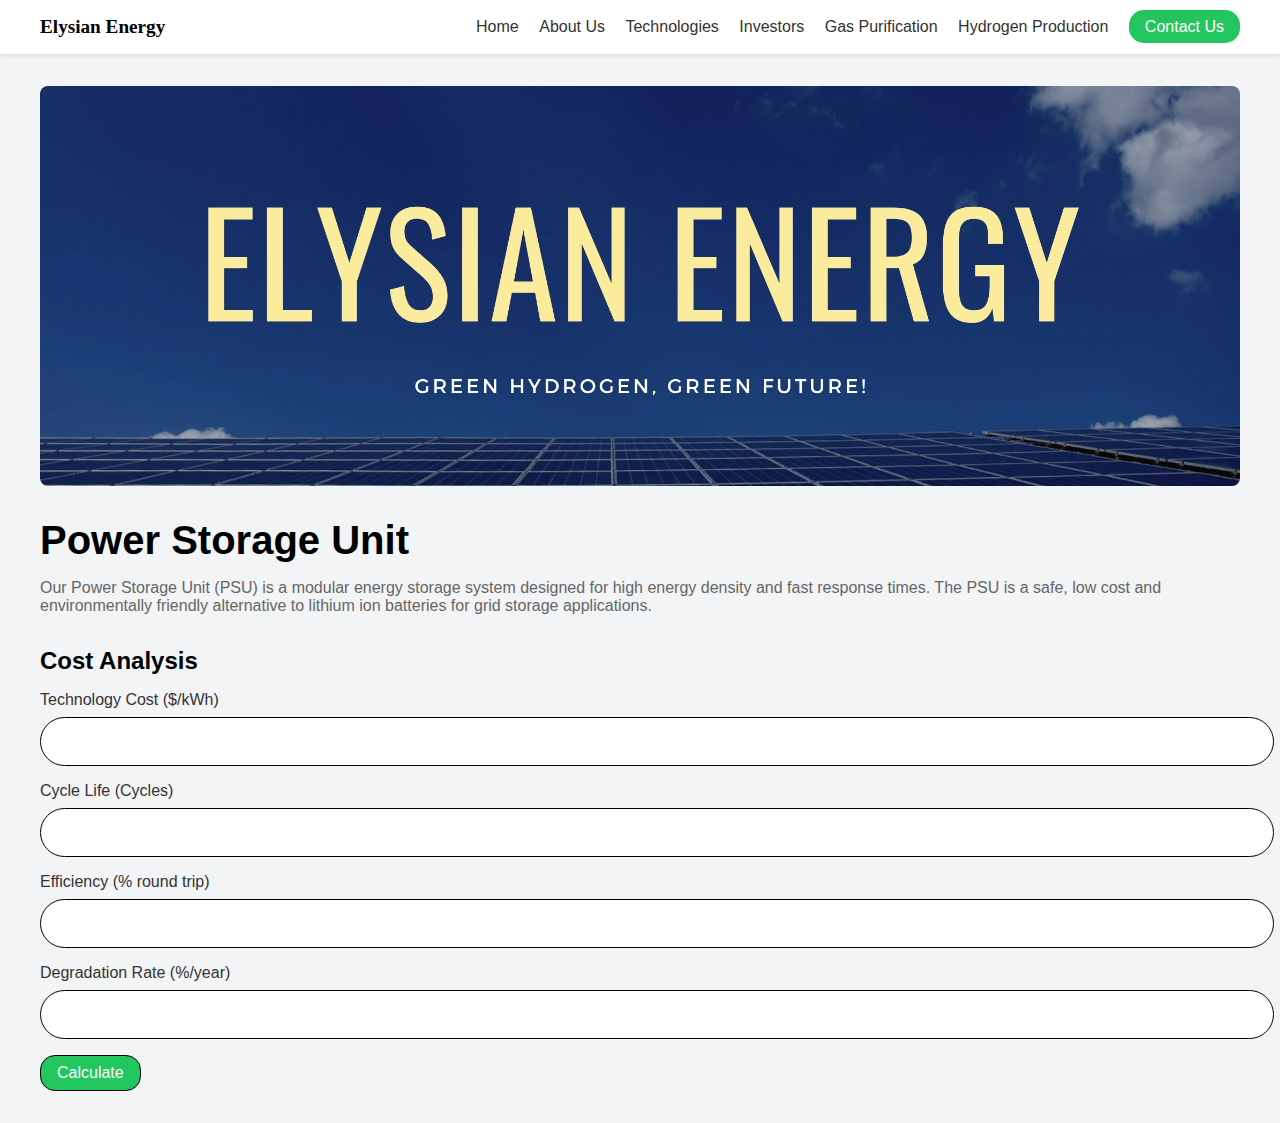
<file: index.html>
<!-- index.html -->
<!DOCTYPE html>
<html lang="en">
<head>
    <meta charset="UTF-8">
    <meta name="viewport" content="width=device-width, initial-scale=1.0">
    <title>Elysian Energy</title>
    <link rel="stylesheet" href="styles.css">
</head>
<body>
    <header>
        <nav>
            <div class="logo">Elysian Energy</div>
            <div class="nav-links">
                <a href="#">Home</a>
                <a href="#">About Us</a>
                <a href="#">Technologies</a>
                <a href="#">Investors</a>
                <a href="GPU.html">Gas Purification</a>
                <a href="HPU.html">Hydrogen Production</a>
                <!-- <a href="#">Careers</a> -->
                <a href="#" class="contact-btn">Contact Us</a>
            </div>
        </nav>
    </header>

    <main>
        <div class="hero-image"></div>

        <h1>Power Storage Unit</h1>
        <p class="description">Our Power Storage Unit (PSU) is a modular energy storage system designed for high energy density and fast response times. The PSU is a safe, low cost and environmentally friendly alternative to lithium ion batteries for grid storage applications.</p>

        <h2>Cost Analysis</h2>
        <form id="costAnalysisForm">
            <div class="form-group">
                <label for="technologyCost">Technology Cost ($/kWh)</label>
                <input type="number" id="technologyCost" name="technologyCost">
            </div>
            <div class="form-group">
                <label for="cycleLife">Cycle Life (Cycles)</label>
                <input type="number" id="cycleLife" name="cycleLife">
            </div>
            <div class="form-group">
                <label for="efficiency">Efficiency (% round trip)</label>
                <input type="number" id="efficiency" name="efficiency">
            </div>
            <div class="form-group">
                <label for="degradationRate">Degradation Rate (%/year)</label>
                <input type="number" id="degradationRate" name="degradationRate">
            </div>
            <button type="submit" class="calculate-btn">Calculate</button>
        </form>
    </main>

    <script src="script.js"></script>
</body>
</html>
</file>
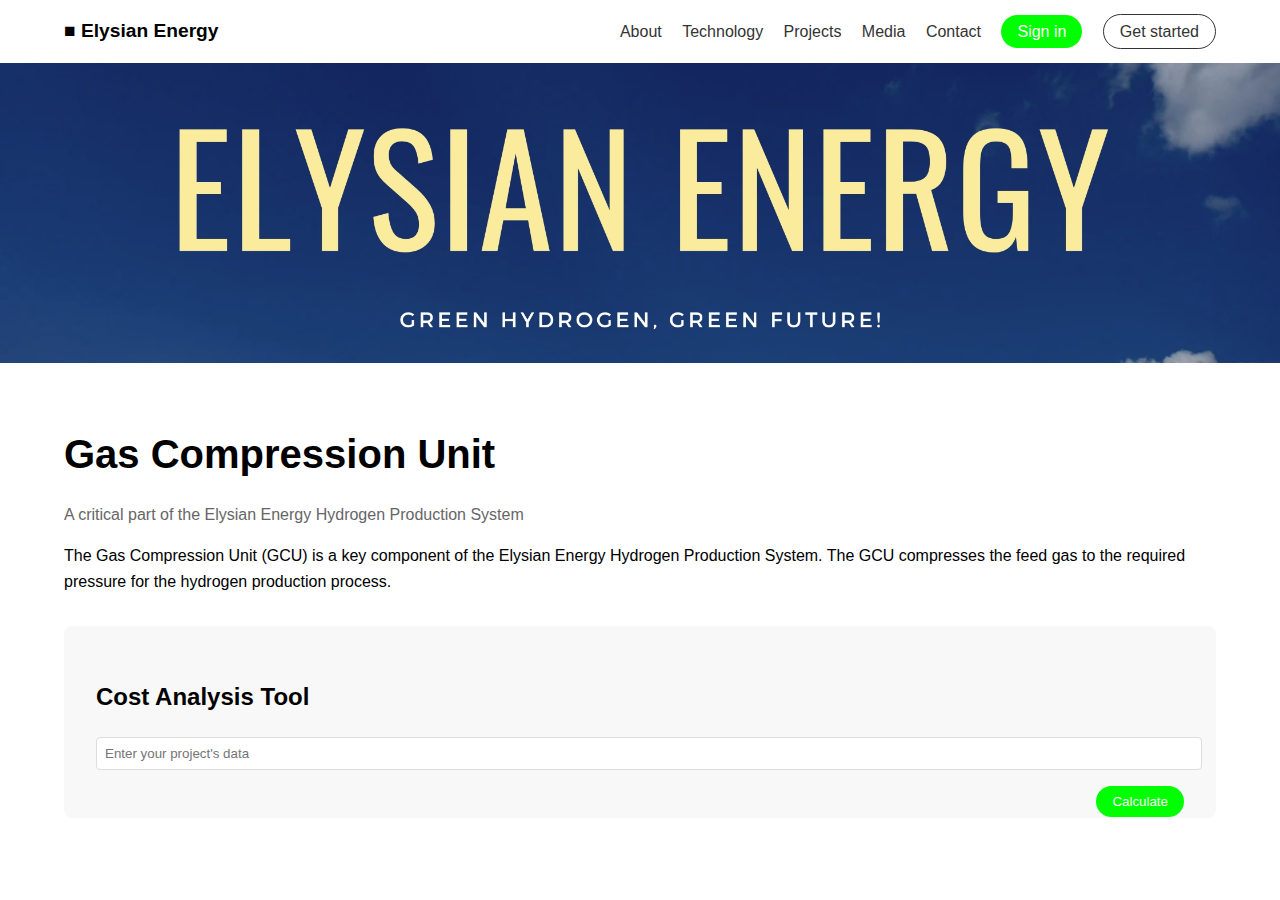
<file: gcu.html>
<!DOCTYPE html>
<html lang="en">
<head>
    <meta charset="UTF-8">
    <meta name="viewport" content="width=device-width, initial-scale=1.0">
    <title>Elysian Energy - Gas Compression Unit</title>
    <link rel="stylesheet" href="gcu-styles.css">
</head>
<body>
    <header>
        <div class="logo">■ Elysian Energy</div>
        <nav>
            <a href="#">About</a>
            <a href="#">Technology</a>
            <a href="#">Projects</a>
            <a href="#">Media</a>
            <a href="#">Contact</a>
            <a href="#" class="btn btn-primary">Sign in</a>
            <a href="#" class="btn btn-secondary">Get started</a>
        </nav>
    </header>
    
    <div class="hero-image"></div>
    
    <main>
        <h1>Gas Compression Unit</h1>
        <p class="subtitle">A critical part of the Elysian Energy Hydrogen Production System</p>
        
        <p class="description">
            The Gas Compression Unit (GCU) is a key component of the Elysian Energy Hydrogen Production System. The GCU
            compresses the feed gas to the required pressure for the hydrogen production process.
        </p>
        
        <div class="cost-analysis">
            <h2>Cost Analysis Tool</h2>
            <input type="text" id="projectData" placeholder="Enter your project's data">
            <button id="calculateBtn" class="calculate-btn">Calculate</button>
        </div>
    </main>

    <script src="gcu-script.js"></script>
</body>
</html>
</file>
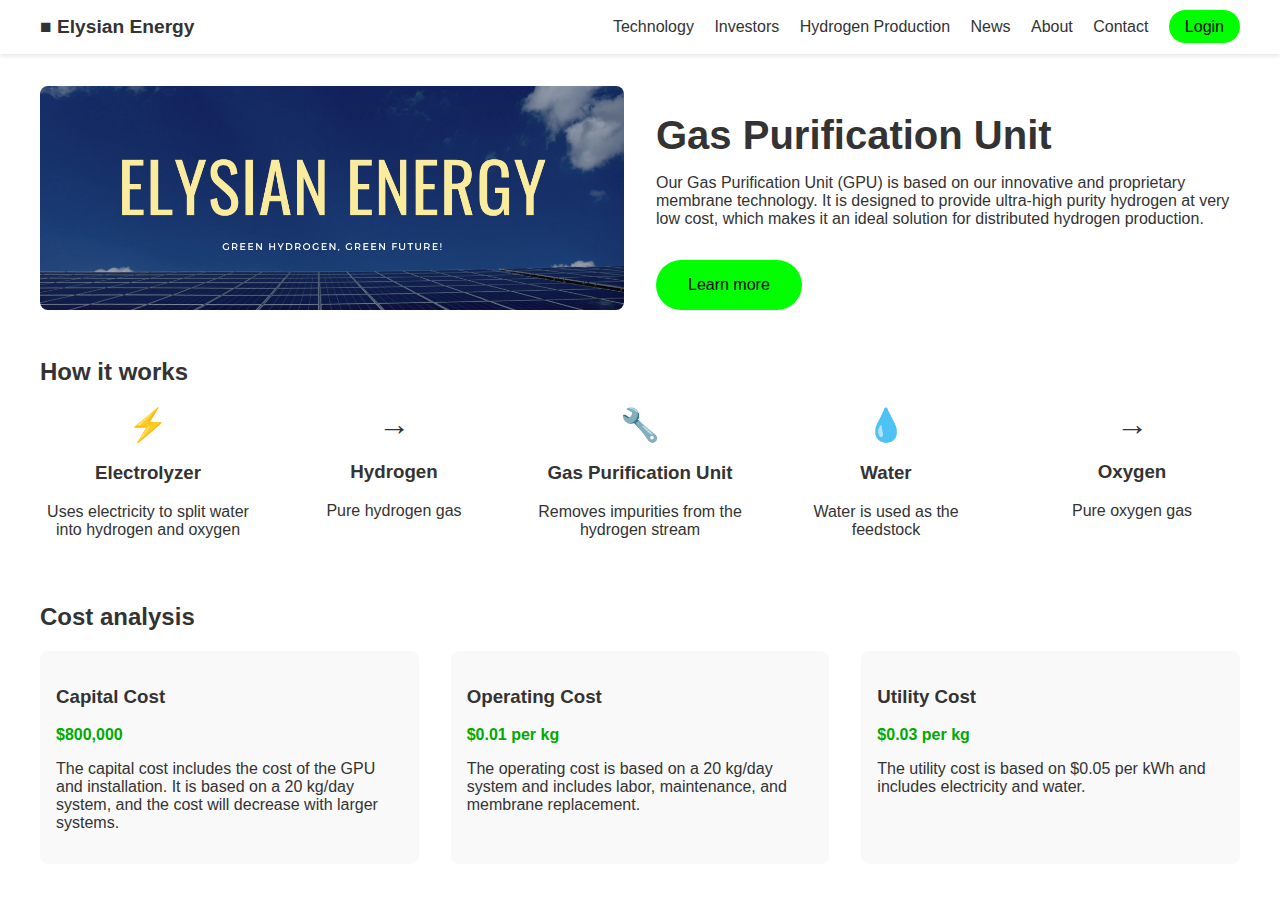
<file: GPU.html>
<!-- index.html -->
<!DOCTYPE html>
<html lang="en">
<head>
    <meta charset="UTF-8">
    <meta name="viewport" content="width=device-width, initial-scale=1.0">
    <title>Elysian Energy - Gas Purification Unit</title>
    <link rel="stylesheet" href="GPU-styles.css">
</head>
<body>
    <header>
        <nav>
            <div class="logo">■ Elysian Energy</div>
            <div class="nav-links">
                <a href="#">Technology</a>
                <a href="#">Investors</a>
                <a href="HPU.html">Hydrogen Production</a>
                <a href="#">News</a>
                <a href="#">About</a>
                <a href="#">Contact</a>
                <a href="#" class="login-btn">Login</a>
            </div>
        </nav>
    </header>

    <main>
        <section class="hero">
            <div class="hero-image"></div>
            <div class="hero-content">
                <h1>Gas Purification Unit</h1>
                <p>Our Gas Purification Unit (GPU) is based on our innovative and proprietary membrane technology. It is designed to provide ultra-high purity hydrogen at very low cost, which makes it an ideal solution for distributed hydrogen production.</p>
                <button class="cta-button">Learn more</button>
            </div>
        </section>

        <section class="how-it-works">
            <h2>How it works</h2>
            <div class="process-steps">
                <div class="step">
                    <span class="icon">⚡</span>
                    <h3>Electrolyzer</h3>
                    <p>Uses electricity to split water into hydrogen and oxygen</p>
                </div>
                <div class="step">
                    <span class="icon">→</span>
                    <h3>Hydrogen</h3>
                    <p>Pure hydrogen gas</p>
                </div>
                <div class="step">
                    <span class="icon">🔧</span>
                    <h3>Gas Purification Unit</h3>
                    <p>Removes impurities from the hydrogen stream</p>
                </div>
                <div class="step">
                    <span class="icon">💧</span>
                    <h3>Water</h3>
                    <p>Water is used as the feedstock</p>
                </div>
                <div class="step">
                    <span class="icon">→</span>
                    <h3>Oxygen</h3>
                    <p>Pure oxygen gas</p>
                </div>
            </div>
        </section>

        <section class="cost-analysis">
            <h2>Cost analysis</h2>
            <div class="cost-cards">
                <div class="cost-card">
                    <!-- <img src="/api/placeholder/400/300" alt="Capital Cost Chart"> -->
                    <h3>Capital Cost</h3>
                    <p class="cost">$800,000</p>
                    <p class="description">The capital cost includes the cost of the GPU and installation. It is based on a 20 kg/day system, and the cost will decrease with larger systems.</p>
                </div>
                <div class="cost-card">
                    <!-- <img src="/api/placeholder/400/300" alt="Operating Cost Chart"> -->
                    <h3>Operating Cost</h3>
                    <p class="cost">$0.01 per kg</p>
                    <p class="description">The operating cost is based on a 20 kg/day system and includes labor, maintenance, and membrane replacement.</p>
                </div>
                <div class="cost-card">
                    <!-- <img src="/api/placeholder/400/300" alt="Utility Cost Chart"> -->
                    <h3>Utility Cost</h3>
                    <p class="cost">$0.03 per kg</p>
                    <p class="description">The utility cost is based on $0.05 per kWh and includes electricity and water.</p>
                </div>
            </div>
        </section>
    </main>

    <script src="GPU-script.js"></script>
</body>
</html>
</file>
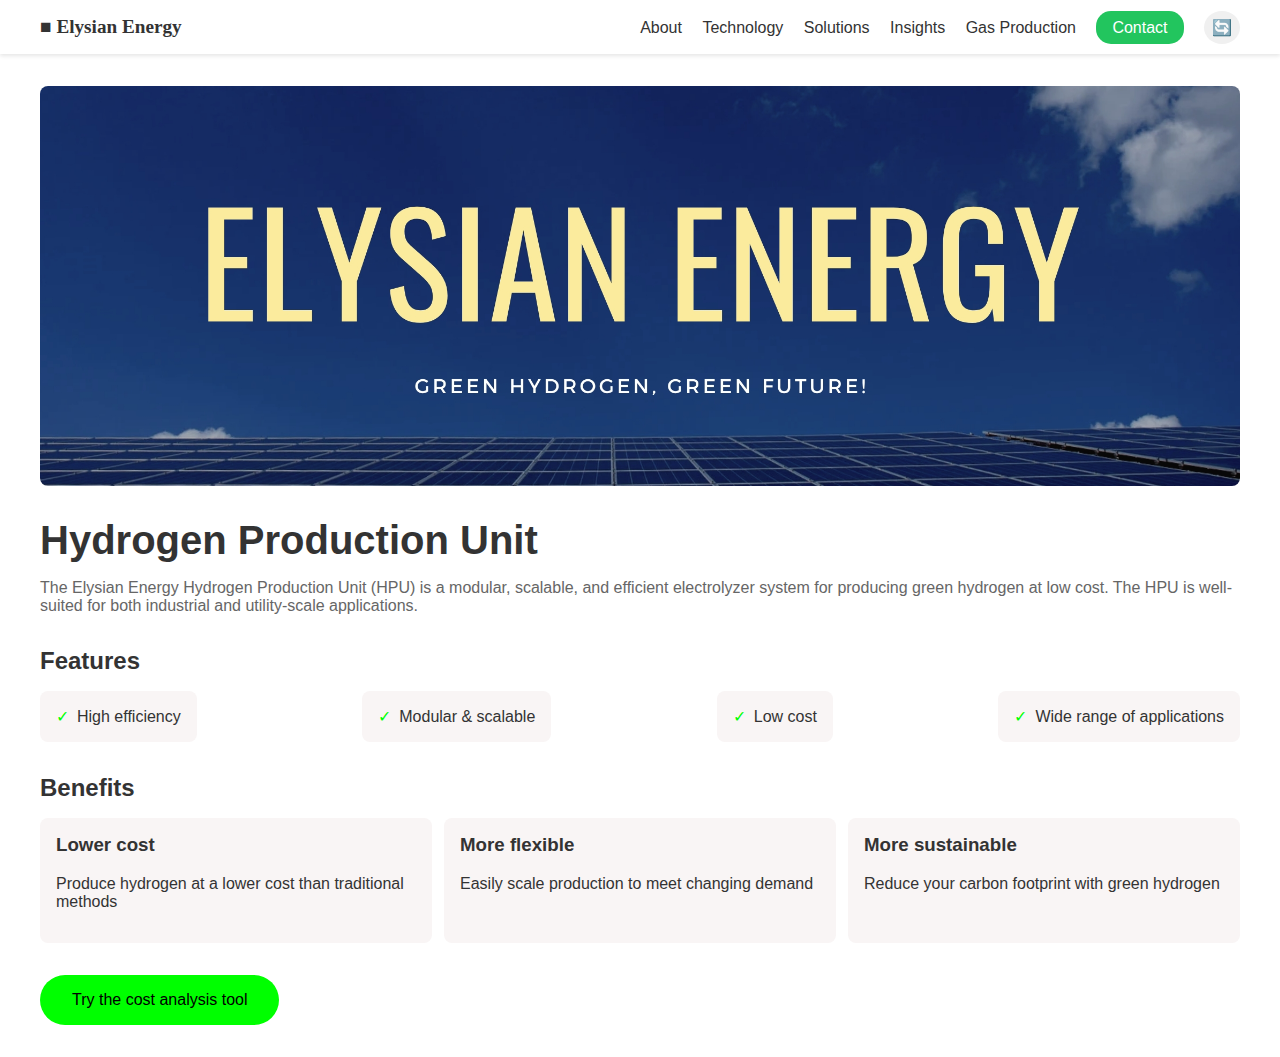
<file: HPU.html>
<!-- index.html -->
<!DOCTYPE html>
<html lang="en">
<head>
    <meta charset="UTF-8">
    <meta name="viewport" content="width=device-width, initial-scale=1.0">
    <title>Elysian Energy - Hydrogen Production Unit</title>
    <link rel="stylesheet" href="HPU-styles.css">
</head>
<body>
    <header>
        <nav>
            <div class="logo">■ Elysian Energy</div>
            <div class="nav-links">
                <a href="#">About</a>
                <a href="#">Technology</a>
                <a href="#">Solutions</a>
                <a href="#">Insights</a>
                <a href="GPU.html">Gas Production</a>
                <a href="#" class="contact-btn">Contact</a>
                <a href="#" class="icon-btn">🔄</a>
            </div>
        </nav>
    </header>

    <main>
        <div class="hero-image"></div>

        <h1>Hydrogen Production Unit</h1>
        <p class="description">The Elysian Energy Hydrogen Production Unit (HPU) is a modular, scalable, and efficient electrolyzer system for producing green hydrogen at low cost. The HPU is well-suited for both industrial and utility-scale applications.</p>

        <h2>Features</h2>
        <div class="features">
            <div class="feature-item">
                <span class="feature-icon">✓</span>
                <span class="feature-text">High efficiency</span>
            </div>
            <div class="feature-item">
                <span class="feature-icon">✓</span>
                <span class="feature-text">Modular & scalable</span>
            </div>
            <div class="feature-item">
                <span class="feature-icon">✓</span>
                <span class="feature-text">Low cost</span>
            </div>
            <div class="feature-item">
                <span class="feature-icon">✓</span>
                <span class="feature-text">Wide range of applications</span>
            </div>
        </div>

        <h2>Benefits</h2>
        <div class="benefits">
            <div class="benefit-item">
                <h3>Lower cost</h3>
                <p>Produce hydrogen at a lower cost than traditional methods</p>
            </div>
            <div class="benefit-item">
                <h3>More flexible</h3>
                <p>Easily scale production to meet changing demand</p>
            </div>
            <div class="benefit-item">
                <h3>More sustainable</h3>
                <p>Reduce your carbon footprint with green hydrogen</p>
            </div>
        </div>

        <button class="cta-button">Try the cost analysis tool</button>
    </main>

    <script src="HPU-script.js"></script>
</body>
</html>
</file>
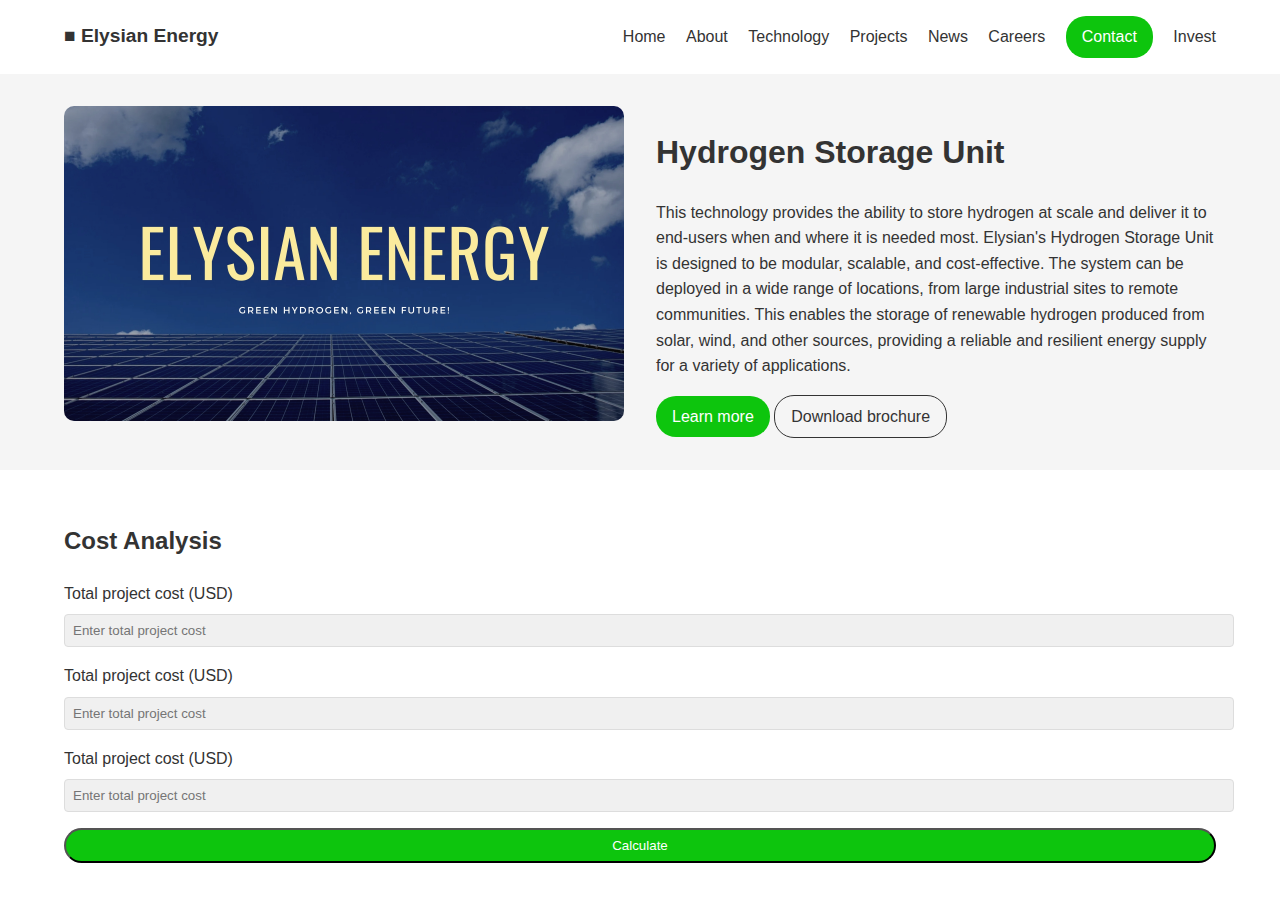
<file: HSU.html>
<!DOCTYPE html>
<html lang="en">
<head>
    <meta charset="UTF-8">
    <meta name="viewport" content="width=device-width, initial-scale=1.0">
    <title>Elysian Energy - Hydrogen Storage Unit</title>
    <link rel="stylesheet" href="HSU-styles.css">
</head>
<body>
    <header>
        <div class="logo">■ Elysian Energy</div>
        <nav>
            <a href="#">Home</a>
            <a href="#">About</a>
            <a href="#">Technology</a>
            <a href="#">Projects</a>
            <a href="#">News</a>
            <a href="#">Careers</a>
            <a href="#" class="btn btn-primary">Contact</a>
            <a href="#">Invest</a>
        </nav>
    </header>

    <main>
        <div class="hero">
            <div class="hero-image">
                <img src="elysianenergy.jpg" alt="Hydrogen Storage Unit">
            </div>
            <div class="hero-content">
                <h1>Hydrogen Storage Unit</h1>
                <p>This technology provides the ability to store hydrogen at scale and deliver it to end-users when and where it is needed most. Elysian's Hydrogen Storage Unit is designed to be modular, scalable, and cost-effective. The system can be deployed in a wide range of locations, from large industrial sites to remote communities. This enables the storage of renewable hydrogen produced from solar, wind, and other sources, providing a reliable and resilient energy supply for a variety of applications.</p>
                <div class="hero-buttons">
                    <a href="#" class="btn btn-primary">Learn more</a>
                    <a href="#" class="btn btn-secondary">Download brochure</a>
                </div>
            </div>
        </div>

        <section class="cost-analysis">
            <h2>Cost Analysis</h2>
            <form id="costForm">
                <div class="form-group">
                    <label for="cost1">Total project cost (USD)</label>
                    <input type="number" id="cost1" placeholder="Enter total project cost" required>
                </div>
                <div class="form-group">
                    <label for="cost2">Total project cost (USD)</label>
                    <input type="number" id="cost2" placeholder="Enter total project cost" required>
                </div>
                <div class="form-group">
                    <label for="cost3">Total project cost (USD)</label>
                    <input type="number" id="cost3" placeholder="Enter total project cost" required>
                </div>
                <button type="submit" class="btn btn-primary btn-full">Calculate</button>
            </form>
        </section>

        <section class="results" id="results" style="display: none;">
            <h2>Results</h2>
            <table>
                <tr>
                    <td>Total cost of ownership (USD)</td>
                    <td id="totalCost">$1,000,000</td>
                </tr>
                <tr>
                    <td>Levelized cost of hydrogen ($/kg)</td>
                    <td id="levelizedCost">$5.00</td>
                </tr>
                <tr>
                    <td>Payback period (years)</td>
                    <td id="paybackPeriod">5</td>
                </tr>
                <tr>
                    <td>Internal rate of return (%)</td>
                    <td id="internalRate">10%</td>
                </tr>
            </table>
            <p class="note">Note: This calculator is for illustrative purposes only and does not constitute financial advice. The results are based on the inputs you provide and may not reflect the actual costs or performance of the Elysian Hydrogen Storage Unit.</p>
        </section>
    </main>

    <script src="HSU-script.js"></script>
</body>
</html>
</file>
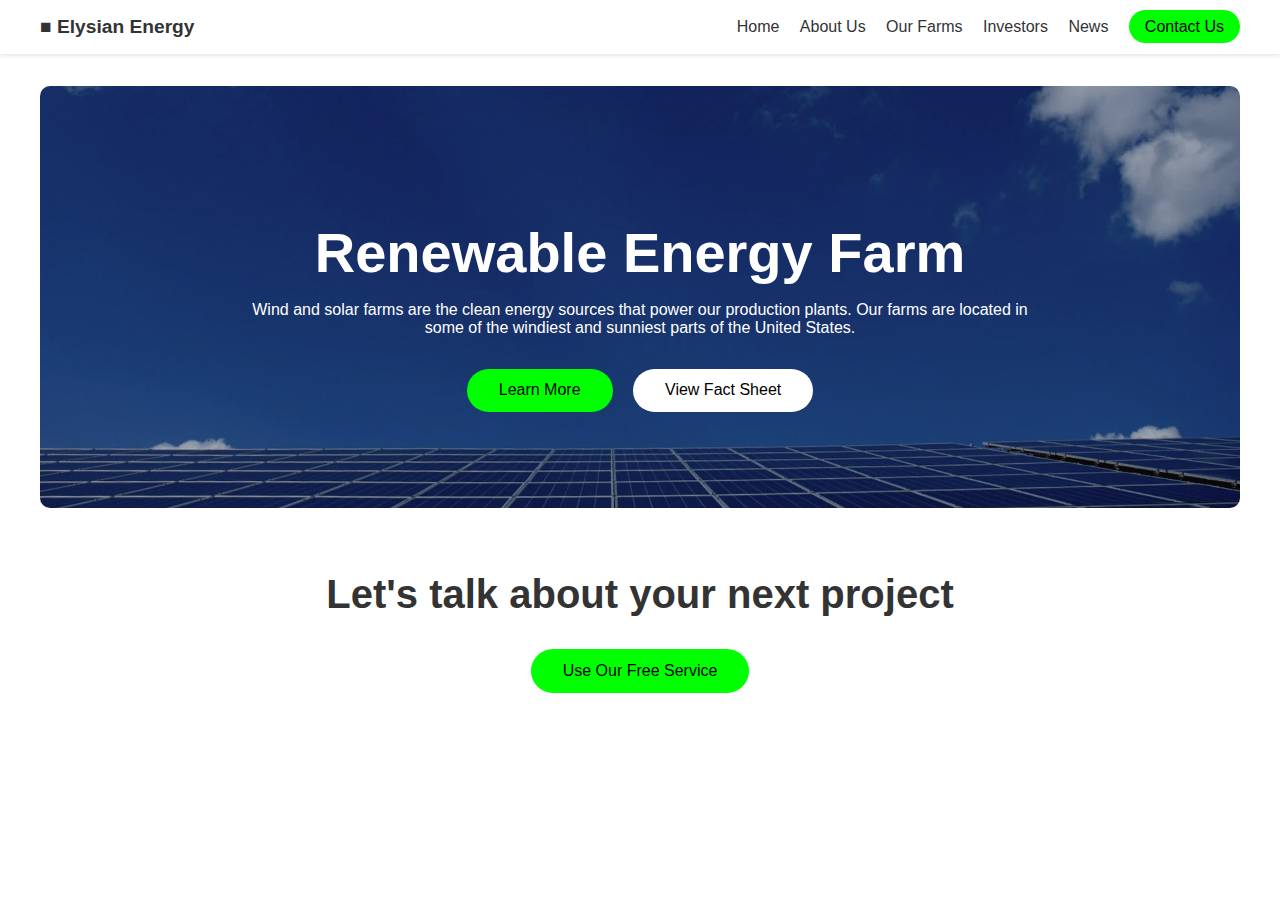
<file: lpg.html>
<!-- index.html -->
<!DOCTYPE html>
<html lang="en">
<head>
    <meta charset="UTF-8">
    <meta name="viewport" content="width=device-width, initial-scale=1.0">
    <title>Elysian Energy</title>
    <link rel="stylesheet" href="lpg-styles.css">
</head>
<body>
    <header>
        <nav>
            <div class="logo">■ Elysian Energy</div>
            <div class="nav-links">
                <a href="#">Home</a>
                <a href="#">About Us</a>
                <a href="#">Our Farms</a>
                <a href="#">Investors</a>
                <a href="#">News</a>
                <a href="#" class="contact-btn">Contact Us</a>
            </div>
        </nav>
    </header>

    <main>
        <section class="hero">
            <div class="hero-content">
                <h1>Renewable Energy Farm</h1>
                <p>Wind and solar farms are the clean energy sources that power our production plants. Our farms are located in some of the windiest and sunniest parts of the United States.</p>
                <div class="hero-buttons">
                    <button class="cta-button green">Learn More</button>
                    <button class="cta-button white">View Fact Sheet</button>
                </div>
            </div>
        </section>

        <!-- <section class="renewable-sources">
            <h2>Three Renewable Power Sources</h2>
            <!-- Add content for renewable power sources here
        </section> -->

        <section class="cta-section">
            <h2>Let's talk about your next project</h2>
            <button id="freeServiceBtn" class="cta-button green">Use Our Free Service</button>
        </section>
    </main>

    <script src="lpg-script.js"></script>
</body>
</html>
</file>
<file: styles.css>
body {
    font-family: Arial, sans-serif;
    margin: 0;
    padding: 0;
    background-color: #f3f4f6;
}

header {
    background-color: white;
    box-shadow: 0 2px 4px rgba(0,0,0,0.1);
}

nav {
    display: flex;
    justify-content: space-between;
    align-items: center;
    padding: 1rem;
    max-width: 1200px;
    margin: 0 auto;
}

.logo {
    font-weight: bold;
    font-size: 1.2rem;
    font-family: 'DM Sans';
}

.nav-links a {
    text-decoration: none;
    color: #333;
    margin-left: 1rem;
}

.contact-btn {
    background-color: #22c55e;
    color: white !important;
    padding: 0.5rem 1rem;
    border-radius: 15px;
}

main {
    max-width: 1200px;
    margin: 2rem auto;
    padding: 0 1rem;
}

.hero-image {
    background-image: url('elysianenergy.jpg');
    background-size: cover;
    background-position: center;
    height: 400px;
    border-radius: 8px;
    margin-bottom: 2rem;
}

h1 {
    font-size: 2.5rem;
    margin-bottom: 1rem;
}

.description {
    color: #666;
    margin-bottom: 2rem;
}

h2 {
    font-size: 1.5rem;
    margin-bottom: 1rem;
}

.form-group {
    margin-bottom: 1rem;
}

label {
    display: block;
    margin-bottom: 0.5rem;
    color: #333;
}

input[type="number"] {
    width: 100%;
    padding: 1rem;
    border: 1px solid #020202;
    border-radius: 25px;
}

.calculate-btn {
    background-color: #22c55e;
    color: white;
    border: none;
    padding: 0.5rem 1rem;
    border-radius: 15px;
    cursor: pointer;
    font-size: 1rem;
    border: 1px solid black;
}
</file>
<file: gcu-styles.css>
body, html {
    margin: 0;
    padding: 0;
    font-family: Arial, sans-serif;
    line-height: 1.6;
}

header {
    display: flex;
    justify-content: space-between;
    align-items: center;
    padding: 1rem 5%;
    background-color: white;
    box-shadow: 0 2px 4px rgba(0,0,0,0.1);
}

.logo {
    font-weight: bold;
    font-size: 1.2rem;
}

nav a {
    margin-left: 1rem;
    text-decoration: none;
    color: #333;
}

.btn {
    padding: 0.5rem 1rem;
    border-radius: 20px;
    text-decoration: none;
}

.btn-primary {
    background-color: #00ff00;
    color: white;
}

.btn-secondary {
    border: 1px solid #333;
    color: #333;
}

.hero-image {
    width: 100%;
    height: 300px;
    background-image: url('elysianenergy.jpg');
    background-size: cover;
    background-position: center;
}

main {
    padding: 2rem 5%;
}

h1 {
    font-size: 2.5rem;
    margin-bottom: 0.5rem;
}

.subtitle {
    color: #666;
    margin-bottom: 1rem;
}

.description {
    margin-bottom: 2rem;
}

.cost-analysis {
    background-color: #f8f8f8;
    padding: 2rem;
    border-radius: 8px;
}

input[type="text"] {
    width: 100%;
    padding: 0.5rem;
    margin-bottom: 1rem;
    border: 1px solid #ddd;
    border-radius: 4px;
}

.calculate-btn {
    background-color: #00ff00;
    color: white;
    border: none;
    padding: 0.5rem 1rem;
    border-radius: 20px;
    cursor: pointer;
    float: right;
}
</file>
<file: GPU-styles.css>
body {
    font-family: Arial, sans-serif;
    margin: 0;
    padding: 0;
    background-color: #ffffff;
    color: #333333;
}

header {
    background-color: white;
    box-shadow: 0 2px 4px rgba(0,0,0,0.1);
}

nav {
    display: flex;
    justify-content: space-between;
    align-items: center;
    padding: 1rem;
    max-width: 1200px;
    margin: 0 auto;
}

.logo {
    font-weight: bold;
    font-size: 1.2rem;
}

.nav-links a {
    text-decoration: none;
    color: #333;
    margin-left: 1rem;
}

.login-btn {
    background-color: #00ff00;
    color: black !important;
    padding: 0.5rem 1rem;
    border-radius: 20px;
}

main {
    max-width: 1200px;
    margin: 2rem auto;
    padding: 0 1rem;
}

.hero {
    display: flex;
    gap: 2rem;
    margin-bottom: 3rem;
}

.hero-image {
    flex: 1;
    background-image: url('elysianenergy.jpg');
    background-size: cover;
    background-position: center;
    border-radius: 8px;
}

.hero-content {
    flex: 1;
}

h1 {
    font-size: 2.5rem;
    margin-bottom: 1rem;
}

.cta-button {
    background-color: #00ff00;
    color: black;
    border: none;
    padding: 1rem 2rem;
    border-radius: 25px;
    font-size: 1rem;
    cursor: pointer;
    margin-top: 1rem;
}

.how-it-works {
    margin-bottom: 3rem;
}

.process-steps {
    display: flex;
    justify-content: space-between;
}

.step {
    text-align: center;
    flex-basis: 18%;
}

.icon {
    font-size: 2rem;
    margin-bottom: 0.5rem;
}

.cost-cards {
    display: flex;
    gap: 2rem;
}

.cost-card {
    flex: 1;
    background-color: #f9f9f9;
    border-radius: 8px;
    padding: 1rem;
}

.cost-card img {
    width: 100%;
    border-radius: 8px;
    margin-bottom: 1rem;
}

.cost {
    font-weight: bold;
    color: #00aa00;
}
</file>
<file: HPU-styles.css>
body {
    font-family: Arial, sans-serif;
    margin: 0;
    padding: 0;
    background-color: #ffffff;
    color: #333333;
}

header {
    background-color: white;
    box-shadow: 0 2px 4px rgba(0,0,0,0.1);
}

nav {
    display: flex;
    justify-content: space-between;
    align-items: center;
    padding: 1rem;
    max-width: 1200px;
    margin: 0 auto;
}

.logo {
    font-weight: bold;
    font-size: 1.2rem;
    font-family: 'DM Sans';
}

.nav-links a {
    text-decoration: none;
    color: #333;
    margin-left: 1rem;
}

.contact-btn {
    background-color: #22c55e;
    color: white !important;
    padding: 0.5rem 1rem;
    border-radius: 15px;
}

.icon-btn {
    background-color: #f0f0f0;
    border-radius: 50%;
    padding: 0.5rem;
    margin-left: 1rem;
}

main {
    max-width: 1200px;
    margin: 2rem auto;
    padding: 0 1rem;
}

.hero-image {
    background-image: url('elysianenergy.jpg');
    background-size: cover;
    background-position: center;
    height: 400px;
    border-radius: 8px;
    margin-bottom: 2rem;
}

h1 {
    font-size: 2.5rem;
    margin-bottom: 1rem;
}

.description {
    color: #666;
    margin-bottom: 2rem;
}

h2 {
    font-size: 1.5rem;
    margin-bottom: 1rem;
}

.features {
    display: flex;
    justify-content: space-between;
    margin-bottom: 2rem;
}

.feature-item {
    background-color: #f9f5f5;
    padding: 1rem;
    border-radius: 8px;
    display: flex;
    align-items: center;
}

.feature-icon {
    margin-right: 0.5rem;
    color: #00ff00;
}

.benefits {
    display: flex;
    justify-content: space-between;
    margin-bottom: 2rem;
}

.benefit-item {
    background-color: #f9f5f5;
    padding: 1rem;
    border-radius: 8px;
    flex-basis: 30%;
}

.benefit-item h3 {
    margin-top: 0;
}

.cta-button {
    background-color: #00ff00;
    color: black;
    border: none;
    padding: 1rem 2rem;
    border-radius: 25px;
    font-size: 1rem;
    cursor: pointer;
}
</file>
<file: HSU-styles.css>
body, html {
    margin: 0;
    padding: 0;
    font-family: Arial, sans-serif;
    line-height: 1.6;
    color: #333;
}

header {
    display: flex;
    justify-content: space-between;
    align-items: center;
    padding: 1rem 5%;
    background-color: white;
    box-shadow: 0 2px 4px rgba(0,0,0,0.1);
}

.logo {
    font-weight: bold;
    font-size: 1.2rem;
}

nav a {
    margin-left: 1rem;
    text-decoration: none;
    color: #333;
}

.btn {
    padding: 0.5rem 1rem;
    border-radius: 20px;
    text-decoration: none;
    display: inline-block;
}

.btn-primary {
    background-color: #0dc50d;
    color: white;
}

.btn-secondary {
    border: 1px solid #333;
    color: #333;
}

.hero {
    display: flex;
    padding: 2rem 5%;
    background-color: #f5f5f5;
}

.hero-image {
    flex: 1;
    margin-right: 2rem;
}

.hero-image img {
    max-width: 100%;
    border-radius: 10px;
}

.hero-content {
    flex: 1;
}

.hero-buttons {
    margin-top: 1rem;
}

.cost-analysis {
    padding: 2rem 5%;
}

.form-group {
    margin-bottom: 1rem;
}

label {
    display: block;
    margin-bottom: 0.5rem;
}

input[type="number"] {
    width: 100%;
    padding: 0.5rem;
    border: 1px solid #ddd;
    border-radius: 4px;
    background-color: #f0f0f0;
}

.btn-full {
    width: 100%;
}

.results {
    padding: 2rem 5%;
}

table {
    width: 100%;
    border-collapse: collapse;
}

td {
    padding: 0.5rem;
    border-bottom: 1px solid #ddd;
}

.note {
    font-size: 0.8rem;
    color: #666;
    margin-top: 1rem;
}
</file>
<file: lpg-styles.css>
body {
    font-family: Arial, sans-serif;
    margin: 0;
    padding: 0;
    background-color: #ffffff;
    color: #333333;
}

header {
    background-color: white;
    box-shadow: 0 2px 4px rgba(0,0,0,0.1);
}

nav {
    display: flex;
    justify-content: space-between;
    align-items: center;
    padding: 1rem;
    max-width: 1200px;
    margin: 0 auto;
}

.logo {
    font-weight: bold;
    font-size: 1.2rem;
}

.nav-links a {
    text-decoration: none;
    color: #333;
    margin-left: 1rem;
}

.contact-btn {
    background-color: #00ff00;
    color: black !important;
    padding: 0.5rem 1rem;
    border-radius: 20px;
}

main {
    max-width: 1200px;
    margin: 2rem auto;
    padding: 0 1rem;
}

.hero {
    background-image: url('lpg.jpg');
    background-size: cover;
    background-position: center;
    color: white;
    text-align: center;
    padding: 6rem 2rem;
    border-radius: 10px;
}

.hero-content {
    max-width: 800px;
    margin: 0 auto;
}

h1 {
    font-size: 3.5rem;
    margin-bottom: 1rem;
}

.hero-buttons {
    margin-top: 2rem;
}

.cta-button {
    border: none;
    padding: 0.8rem 2rem;
    border-radius: 25px;
    font-size: 1rem;
    cursor: pointer;
    margin: 0 0.5rem;
}

.cta-button.green {
    background-color: #00ff00;
    color: black;
}

.cta-button.white {
    background-color: white;
    color: black;
}

.renewable-sources, .cta-section {
    text-align: center;
    margin-top: 4rem;
}

h2 {
    font-size: 2.5rem;
    margin-bottom: 2rem;
}
</file>
